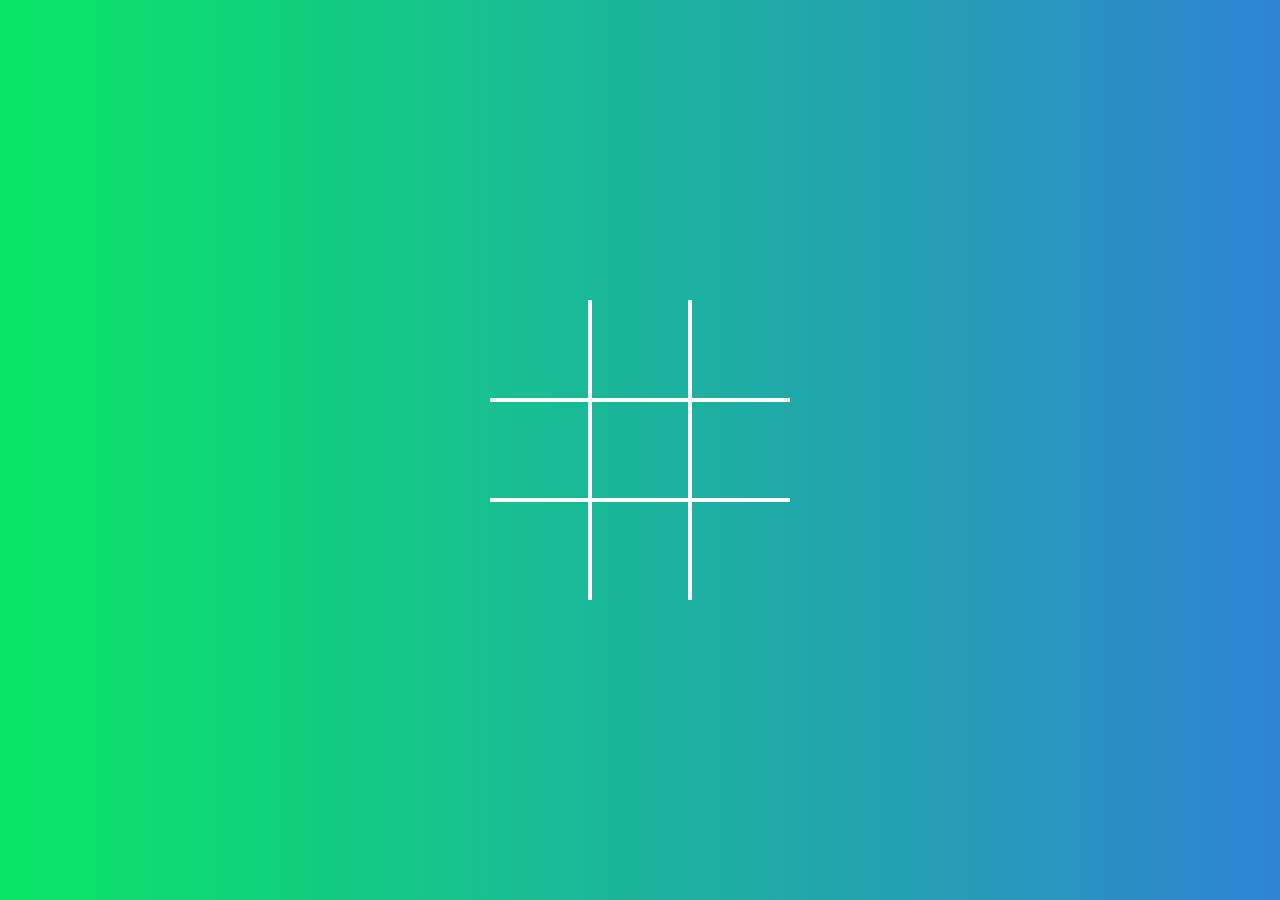
<file: Projetos/jogo da velha 2.0/index.html>
<!DOCTYPE html>
<html lang="en">
  <head>
    <meta charset="UTF-8" />
    <meta http-equiv="X-UA-Compatible" content="IE=edge" />
    <meta name="viewport" content="width=device-width, initial-scale=1.0" />
    <link rel="stylesheet" href="./styles.css" />
    <title>Jogo da Velha</title>
  </head>
  <body>
    <div class="board" data-board>
      <div class="cell" data-cell></div>
      <div class="cell" data-cell></div>
      <div class="cell" data-cell></div>
      <div class="cell" data-cell></div>
      <div class="cell" data-cell></div>
      <div class="cell" data-cell></div>
      <div class="cell" data-cell></div>
      <div class="cell" data-cell></div>
      <div class="cell" data-cell></div>
    </div>

    <div class="winning-message" data-winning-message>
      <p class="winning-message-text" data-winning-message-text>X Venceu!</p>
      <button class="winning-message-button" data-restart-button>
        Reiniciar!
      </button>
    </div>
    <script src="./scripts.js"></script>
  </body>
</html>
</file>
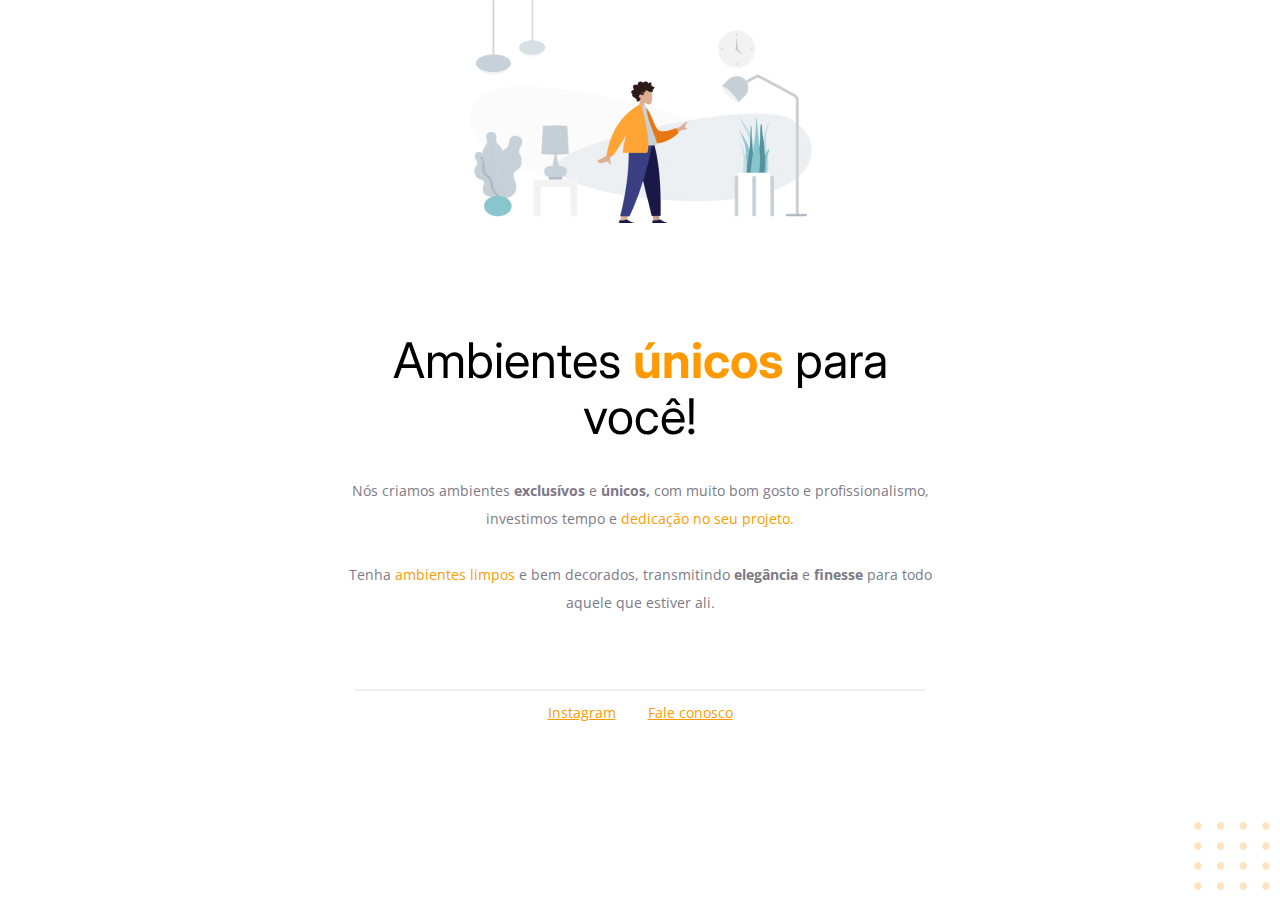
<file: Projetos/Rocktseat/projeto 01/index.html>
<!DOCTYPE html>
<html lang="pt-br">
  <head>
    <link rel="preconnect" href="https://fonts.googleapis.com">
     <link rel="preconnect" href="https://fonts.gstatic.com" crossorigin>
    
  <meta charset="UTF-8">
  <meta name="viewport" content="width=device-width, initial-scale=1.0"> 
  
    <title>Móveis customizados</title>
 
    <link href="https://fonts.googleapis.com/css2?family=Inter:wght@400;700&family=Open+Sans:wght@400;700&display=swap" rel="stylesheet">

    <link rel="stylesheet" href="style.css">

</head>
<body>
 
  <div id="hero">

    <img src="images/img1.jpg" alt="Desenho de uma pessoa vestindo uma camisa amarela em uma sala com móveis">

    <h1>Ambientes <span>únicos</span> para você!</h1> 

    <p>Nós criamos ambientes <strong>exclusívos</strong> e <strong>únicos,</strong>
      com muito bom gosto e profissionalismo, 
      investimos tempo e <span>dedicação no seu projeto.</span>
    
      <br/> 
      <br/>

        Tenha <span>ambientes limpos</span> e bem decorados, 
        transmitindo <strong>elegância</strong> e <strong>finesse</strong>
        para todo  aquele que estiver ali. 
    </p>
  </div>

  <div id="footer"> 

    <div
     id="line"> 
    </div>

    <a 
    target="_blank"
    href="https://www.instagram.com/">Instagram</a> 

    <a href="mailto:contato@moveisparavoce.com">Fale conosco</a>
  </div>

  <img id="balls"
   src="images/balls.svg " alt="Bolinhas laranjadas no canto direito inferior da tela"/>

</body>
</html>
</file>
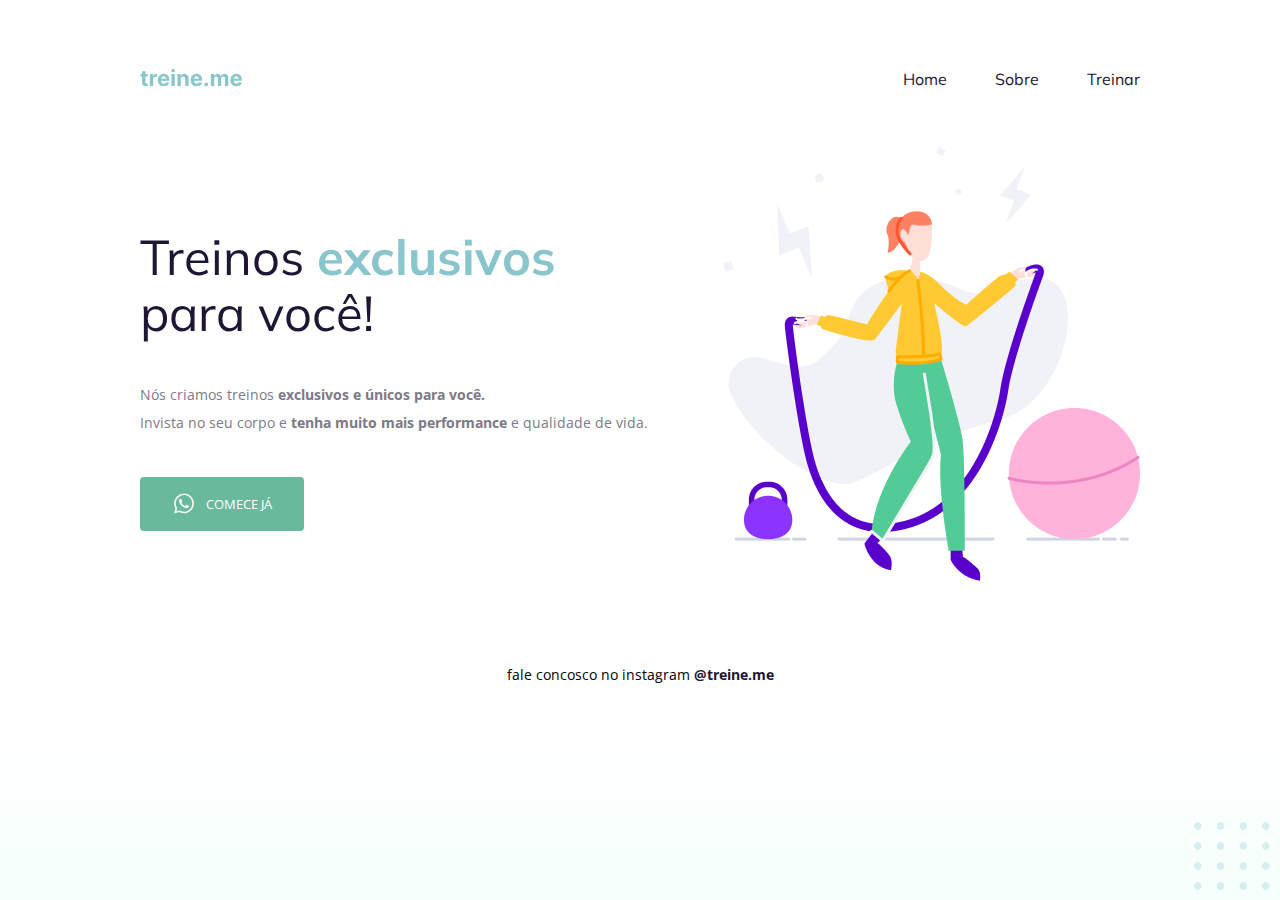
<file: Projetos/Rocktseat/projeto 02/index.html>
<!DOCTYPE html>
<html lang="pt-br">
  <head>
  <link rel="preconnect" href="https://fonts.googleapis.com">
  <link rel="preconnect" href="https://fonts.gstatic.com" crossorigin>

  <meta charset="UTF-8">
  <meta name="viewport" content="width=device-width, initial-scale=1.0">

  <link rel="stylesheet" href="style.css">

  <title>Treine Me</title> 

  <link href="https://fonts.googleapis.com/css2?family=Mulish:wght@400;700&family=Open+Sans:wght@400;700&display=swap" rel="stylesheet">

</head>
<body>

  <div class="page"> 
   

    
    <nav> 
      <a id="logo" href="#">  
        <img src="./img/Logo.svg" alt="Treine.me"> 

      </a>
        <ul> 
          <li><a href="#">Home</a></li>
          <li><a href="#">Sobre</a></li>
          <li><a href="#">Treinar</a></li>
        </ul>
      </nav>

     

    <main>

      <section> 
        
        <h1> Treinos <span>exclusivos</span> para você!</h1> 

        <p>Nós criamos treinos <strong>exclusivos e únicos para você.</strong> <br>
         Invista no seu corpo e <strong> tenha muito 
         mais performance</strong> e qualidade de vida.
        </p>

        <button> 
          <img src="./img/whatsapp.svg" alt="icone do whatsapp">
          Comece já
        </button>

      </section>

    <img src="./img/img.png" alt="Desenho de uma mulher pulando corda numa academia">

    </main>

    <footer> 

      fale concosco no instagram
       <a href="https://www.instagram.com/@treine.me" target="_blank">@treine.me</a>

    </footer>

    <img id="balls" src="./img/balls.svg" alt="Bolinhas decorativas verdes no canto inferior direito da página">

  </div>
  

</body>
</html>
</file>
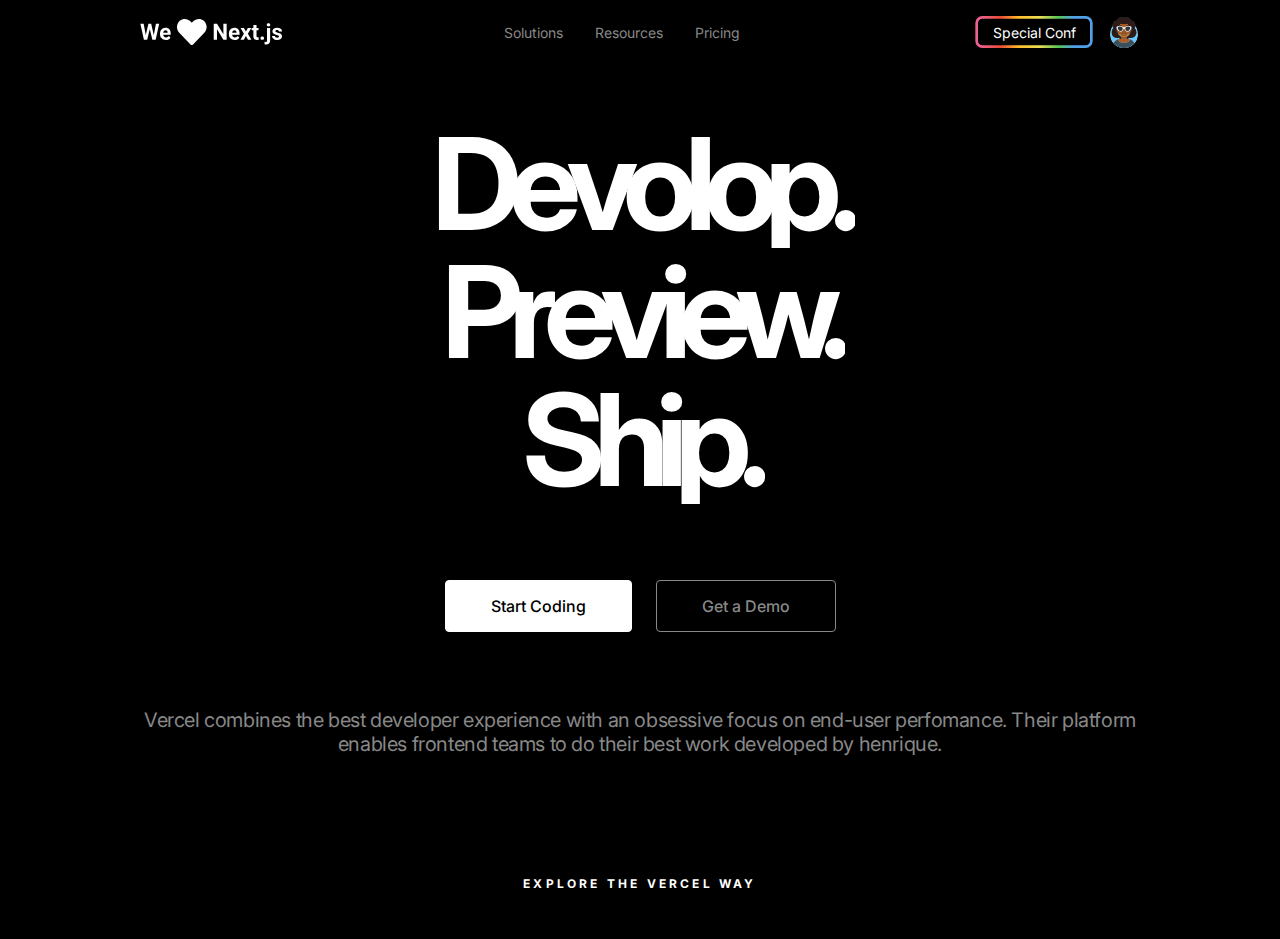
<file: Projetos/Rocktseat/youtube-clone-vercel-homepage-master/index.html>
<!DOCTYPE html>
<html lang="en">
  <head>
    <meta charset="UTF-8" />
    <meta name="viewport" content="width=device-width, initial-scale=1.0" />
    <title>Vercel Homepage UI Clone</title>

    <link rel="stylesheet" href="styles/styles.css" />

    <!-- Load 'Inter' from Google Fonts CDN -->
    <link
      href="https://fonts.googleapis.com/css2?family=Inter:wght@400;500;800&display=swap"
      rel="stylesheet"
    />
  </head>
  <body>
    <div id="wrapper">
      <header>
        <h1 class="left">
          <img src="assets/logo.svg" alt="Logo" />
        </h1>

        <nav class="middle">
          <ul>
            <li><a href="#">Solutions</a></li>
            <li><a href="#">Resources</a></li>
            <li><a href="#">Pricing</a></li>
          </ul>
        </nav>

        <div class="right">
          <a class="conf">
            <img src="assets/special-button.svg" alt="Special Conference" />
            <span>Special Conf</span>
          </a>

          <!-- https://getavataaars.com/ -->
          <img class="avatar" src="assets/avatar.svg" alt="Avatar" />
        </div>
      </header>

      <main>
        <h1>
          <span>Devolop.</span>
          <span>Preview.</span>
          <span>Ship.</span>
        </h1>

        <div class="buttons">
          <button>Start Coding</button>
          <button class="outlined">Get a Demo</button>
        </div>

        <h2>
          Vercel combines the best developer experience with an obsessive focus
          on end-user perfomance. Their platform enables frontend teams to do
          their best work developed by henrique.
      </h2>

      </main>

      <footer>Explore the Vercel way</footer>
    </div>
  </body>
</html>
</file>
<file: Projetos/jogo da velha 2.0/styles.css>
* {
    box-sizing: border-box;
    margin: 0;
    padding: 0;
  }
  
  body {
    height: 100vh;
    width: 100vw;
    background: linear-gradient(
      90deg,
      rgb(9, 230, 101) 0%,
      rgb(47, 131, 211) 100%
    );
  }
  
  .board {
    display: grid;
    width: 100%;
    height: 100%;
    display: grid;
    justify-content: center;
    align-content: center;
    justify-items: center;
    align-items: center;
    grid-template-columns: repeat(3, auto);
  }
  
  .board.x .cell:not(.x):not(.circle):hover::after,
  .board.x .cell:not(.x):not(.circle):hover::before,
  .board.circle .cell:not(.x):not(.circle):hover::after,
  .board.x .cell:not(.x):not(.circle):hover::before {
    background: rgba(255, 255, 255, 0.3) !important;
  }
  
  /* Célula */
  .cell {
    width: 100px;
    height: 100px;
    border: 2px solid white;
    display: flex;
    justify-content: center;
    align-items: center;
    position: relative;
  }
  
  .cell.x,
  .cell.circle {
    cursor: not-allowed;
  }
  
  .cell:nth-child(1),
  .cell:nth-child(2),
  .cell:nth-child(3) {
    border-top: none;
  }
  
  .cell:nth-child(1),
  .cell:nth-child(4),
  .cell:nth-child(7) {
    border-left: none;
  }
  
  .cell:nth-child(7),
  .cell:nth-child(8),
  .cell:nth-child(9) {
    border-bottom: none;
  }
  
  .cell:nth-child(3),
  .cell:nth-child(6),
  .cell:nth-child(9) {
    border-right: none;
  }
  
  /* X */
  .cell.x::before,
  .cell.x::after,
  .board.x .cell:not(.x):not(.circle):hover::after,
  .board.x .cell:not(.x):not(.circle):hover::before {
    content: "";
    height: calc(100px * 0.15);
    width: calc(100px * 0.9);
    background: white;
    position: absolute;
  }
  
  .cell.x::before,
  .board.x .cell:not(.x):not(.circle):hover::before {
    transform: rotate(45deg);
  }
  
  .cell.x::after,
  .board.x .cell:not(.x):not(.circle):hover::after {
    transform: rotate(-45deg);
  }
  
  /* Circle */
  .cell.circle::before,
  .cell.circle::after,
  .board.circle .cell:not(.x):not(.circle):hover::after,
  .board.circle .cell:not(.x):not(.circle):hover::after {
    content: "";
    height: calc(100px * 0.9);
    width: calc(100px * 0.9);
    background: white;
    position: absolute;
    border-radius: 50%;
  }
  
  /* Mensagem de Vitória */
  .winning-message {
    display: none;
    position: fixed;
    top: 0;
    left: 0;
    right: 0;
    bottom: 0;
    justify-content: center;
    align-items: center;
    background-color: rgba(0, 0, 0, 0.8);
    flex-direction: column;
  }
  
  .winning-message-button {
    font-size: 2.5rem;
    background-color: rgba(65, 185, 131, 1);
    padding: 10px 15px;
    cursor: pointer;
    border-radius: 5px;
    border: none;
    margin-top: 16px;
    color: white;
  }
  
  .winning-message-button:hover {
    color: rgba(65, 185, 131, 1);
    background-color: white;
  }
  
  .winning-message-text {
    color: white;
    font-size: 5rem;
  }
  
  .show-winning-message {
    display: flex;
  }
</file>
<file: Projetos/Rocktseat/projeto 01/style.css>
body{ 
  font-family: 'Open Sans', sans-serif;

  text-align: center;
  margin: 0;

} 

#hero { 
  width: 592px;
  margin: 0 auto 72px;
} 

#hero img { 
  margin-bottom: 72px;
}

h1 { 
    font-family: 'Inter', sans-serif;
    font-size: 49px;
    line-height: 56px;
    font-weight: normal;
    margin-bottom: 32px;
}

h1 span { 
  font-weight: bold;
}


span,a {
  color: #FF9900;
 }

 p, #footer{ 
  color: #7D7987;
  font-size: 14px;
  line-height: 28px;
 }


 #footer a + a { 
  margin-left: 28px;
 }

 #line { 
  width: 568px;
  height: 0;

  margin: 0 auto 8px;

  border: 1px #ECEFF2 solid;
 }

 #balls { 
  position: fixed;
  bottom: 0px;
  right: 0px;
 }
</file>
<file: Projetos/Rocktseat/projeto 02/style.css>
body { 
  margin: 0;

  font-family: 'Open Sans', sans-serif;

  background: linear-gradient(180deg, rgba(227, 255, 248, 0.00) 82.08%, rgba(227, 255, 248, 0.38) 100%);

  min-height: 100vh;
}

.page { 
  width: 1000px;
  margin: 0 auto ;
  padding-top: 65px;
}

nav { 
  display: flex;
  justify-content: space-between;
  align-items: center;

  margin-bottom: 55px; 

  
}

ul { 
  display: flex;
  gap: 48px; 
  list-style: none;
  margin: 0;
  padding: 0;
} 

a { 
  color: #1F1534;
  text-decoration: none;

}


ul li a:hover {

  font-weight: bold;

}

 h1, ul{ 
    font-family: 'Mulish', sans-serif;
} 

main { 
  display: flex;
  align-items: center;
  justify-content: space-between;
}

h1 { 
  font-size: 49px;
  line-height: 56px;
  color: #1F1534;

  font-weight: normal;

  width: 490px;
}

h1 span { 
  color: #89C5CC;
  font-weight: bold;
}


section p { 
  
  font-size: 14px;
  line-height: 28px;
  color: #7d7987; 

  margin: 40px 0;
}

button { 
  color: white;
  text-transform: uppercase;
  font-family: 'Open Sans', sans-serif;

  background-color: #69B99D;
  border: 0;
  padding: 14px 32px 15px;

  display: flex;
  align-items: center;
  justify-content: center;
  gap: 10px;

  border-radius: 4px;

  cursor: pointer;
} 

button:hover { 
  background-color: #4ea788;
}


footer { 
  font-size: 14px;
  line-height: 28px;
  
  text-align: center; 
  margin-top: 80px;
} 

footer a { 

  font-weight: bold;
  
}

#balls { 
  position: fixed;
  bottom: 0;
  right: 0;
}
</file>
<file: Projetos/Rocktseat/youtube-clone-vercel-homepage-master/styles/styles.css>
* {
  margin: 0;
  padding: 0;
  -webkit-box-sizing: border-box;
          box-sizing: border-box;
}

:root {
  --black: #000;
  --gray: #888;
  --white: #fff;
}

*,
input,
button {
  font-family: 'Inter', sans-serif;
}

html {
  background: var(--black);
  color: var(--gray);
  font-size: 62.5%;
}

#wrapper {
  min-height: 100vh;
  display: -webkit-box;
  display: -ms-flexbox;
  display: flex;
  -webkit-box-orient: vertical;
  -webkit-box-direction: normal;
      -ms-flex-direction: column;
          flex-direction: column;
  -webkit-box-align: center;
      -ms-flex-align: center;
          align-items: center;
}

header {
  max-width: 104.8rem;
  width: 100%;
  display: -webkit-box;
  display: -ms-flexbox;
  display: flex;
  -webkit-box-pack: justify;
      -ms-flex-pack: justify;
          justify-content: space-between;
  -webkit-box-align: center;
      -ms-flex-align: center;
          align-items: center;
  padding: 1.6rem 2.4rem;
}

header .left {
  height: 2.6rem;
}

header .left img {
  height: 100%;
}

header .middle ul {
  display: -webkit-box;
  display: -ms-flexbox;
  display: flex;
  -webkit-box-align: center;
      -ms-flex-align: center;
          align-items: center;
  list-style: none;
}

header .middle ul li a {
  font-size: 1.4rem;
  padding: 0.8rem 1.6rem;
  color: var(--gray);
  text-decoration: none;
}

header .middle ul li a + a {
  margin-left: 1.2rem;
}

header .right {
  margin-left: 0.8rem;
  display: -webkit-box;
  display: -ms-flexbox;
  display: flex;
  -webkit-box-align: center;
      -ms-flex-align: center;
          align-items: center;
}

header .right .conf {
  height: 3.2rem;
  position: relative;
}

header .right .conf span {
  position: absolute;
  top: 50%;
  left: 50%;
  -webkit-transform: translateX(-50%) translateY(-50%);
          transform: translateX(-50%) translateY(-50%);
  color: var(--white);
  font-size: 1.4rem;
  width: -webkit-max-content;
  width: -moz-max-content;
  width: max-content;
}

header .right .avatar {
  margin-left: 0.8rem;
  width: 3.2rem;
  height: 3.2rem;
}

@-webkit-keyframes colorCycle {
  0%, 55% {
    -webkit-filter: brightness(0) invert(1);
            filter: brightness(0) invert(1);
  }
  11%,
  33% {
    -webkit-filter: none;
            filter: none;
  }
}

@keyframes colorCycle {
  0%, 55% {
    -webkit-filter: brightness(0) invert(1);
            filter: brightness(0) invert(1);
  }
  11%,
  33% {
    -webkit-filter: none;
            filter: none;
  }
}

main {
  max-width: 104.8rem;
  padding: 5.6rem 2.4rem;
  display: -webkit-box;
  display: -ms-flexbox;
  display: flex;
  -webkit-box-flex: 1;
      -ms-flex: 1;
          flex: 1;
  -webkit-box-orient: vertical;
  -webkit-box-direction: normal;
      -ms-flex-direction: column;
          flex-direction: column;
  -webkit-box-align: center;
      -ms-flex-align: center;
          align-items: center;
  -webkit-box-pack: center;
      -ms-flex-pack: center;
          justify-content: center;
}

main h1 {
  display: -webkit-box;
  display: -ms-flexbox;
  display: flex;
  -webkit-box-orient: vertical;
  -webkit-box-direction: normal;
      -ms-flex-direction: column;
          flex-direction: column;
  -webkit-box-align: center;
      -ms-flex-align: center;
          align-items: center;
  text-align: center;
  font-size: 12.8rem;
  line-height: 12.8rem;
  letter-spacing: -1.24rem;
  color: var(--white);
}

main h1 span {
  padding: 0 0.67rem;
  -webkit-filter: brightness(0) invert(1);
          filter: brightness(0) invert(1);
  background-clip: text;
  -webkit-background-clip: text;
  -webkit-text-fill-color: transparent;
  -webkit-animation: colorCycle 10s ease-in-out infinite;
          animation: colorCycle 10s ease-in-out infinite;
}

main h1 span:nth-child(1) {
  background-image: -webkit-gradient(linear, left top, right top, from(#007cf0), to(#00dfd8));
  background-image: linear-gradient(90deg, #007cf0, #00dfd8);
}

main h1 span:nth-child(2) {
  background-image: -webkit-gradient(linear, left top, right top, from(#7928ca), to(#ff0080));
  background-image: linear-gradient(90deg, #7928ca, #ff0080);
  -webkit-animation-delay: 3.33s;
          animation-delay: 3.33s;
}

main h1 span:nth-child(3) {
  background-image: -webkit-gradient(linear, left top, right top, from(#ff4d4d), to(#f9cb28));
  background-image: linear-gradient(90deg, #ff4d4d, #f9cb28);
  -webkit-animation-delay: 6.66s;
          animation-delay: 6.66s;
}

main .buttons {
  margin-top: 6.4rem;
  display: -webkit-box;
  display: -ms-flexbox;
  display: flex;
  -webkit-box-align: center;
      -ms-flex-align: center;
          align-items: center;
}

main .buttons > button {
  background: var(--white);
  color: var(--black);
  border-radius: 0.4rem;
  margin: 1.2rem;
  padding: 1.5rem 4.5rem;
  border: 0.1rem solid var(--white);
  font-size: 1.6rem;
  font-weight: 500;
  cursor: pointer;
  -webkit-transition: 0.2s ease-in;
  transition: 0.2s ease-in;
}

main .buttons > button.outlined {
  background: transparent;
  color: var(--gray);
  border: 0.1rem solid var(--gray);
}

main .buttons > button:hover {
  background: transparent;
  color: var(--white);
  border: 0.1rem solid var(--white);
}

main h2 {
  margin: 6.4rem 0;
  font-size: 2rem;
  font-weight: 400;
  letter-spacing: -0.04rem;
  text-align: center;
}

footer {
  color: var(--white);
  text-transform: uppercase;
  font-size: 1.2rem;
  font-weight: 700;
  letter-spacing: 0.32rem;
  text-align: center;
  margin-bottom: 4.8rem;
}
/*# sourceMappingURL=styles.css.map */
</file>
